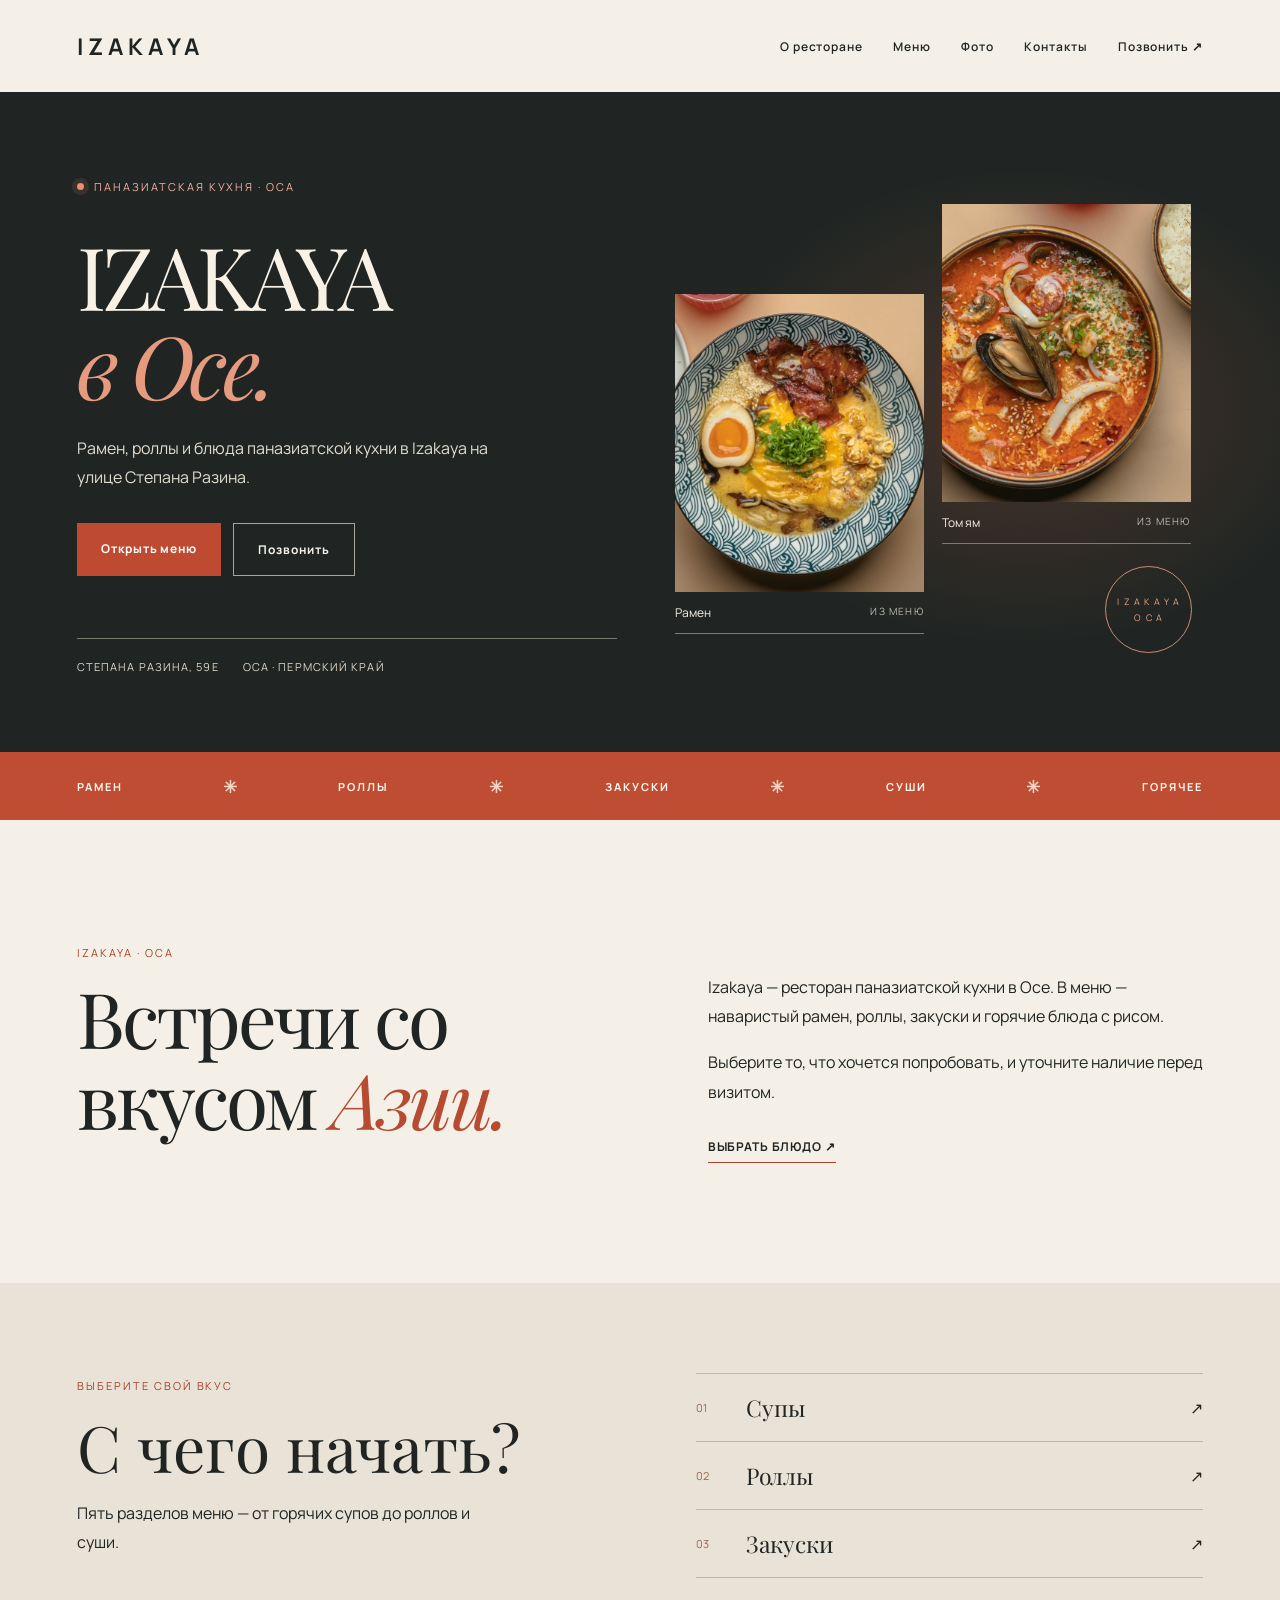
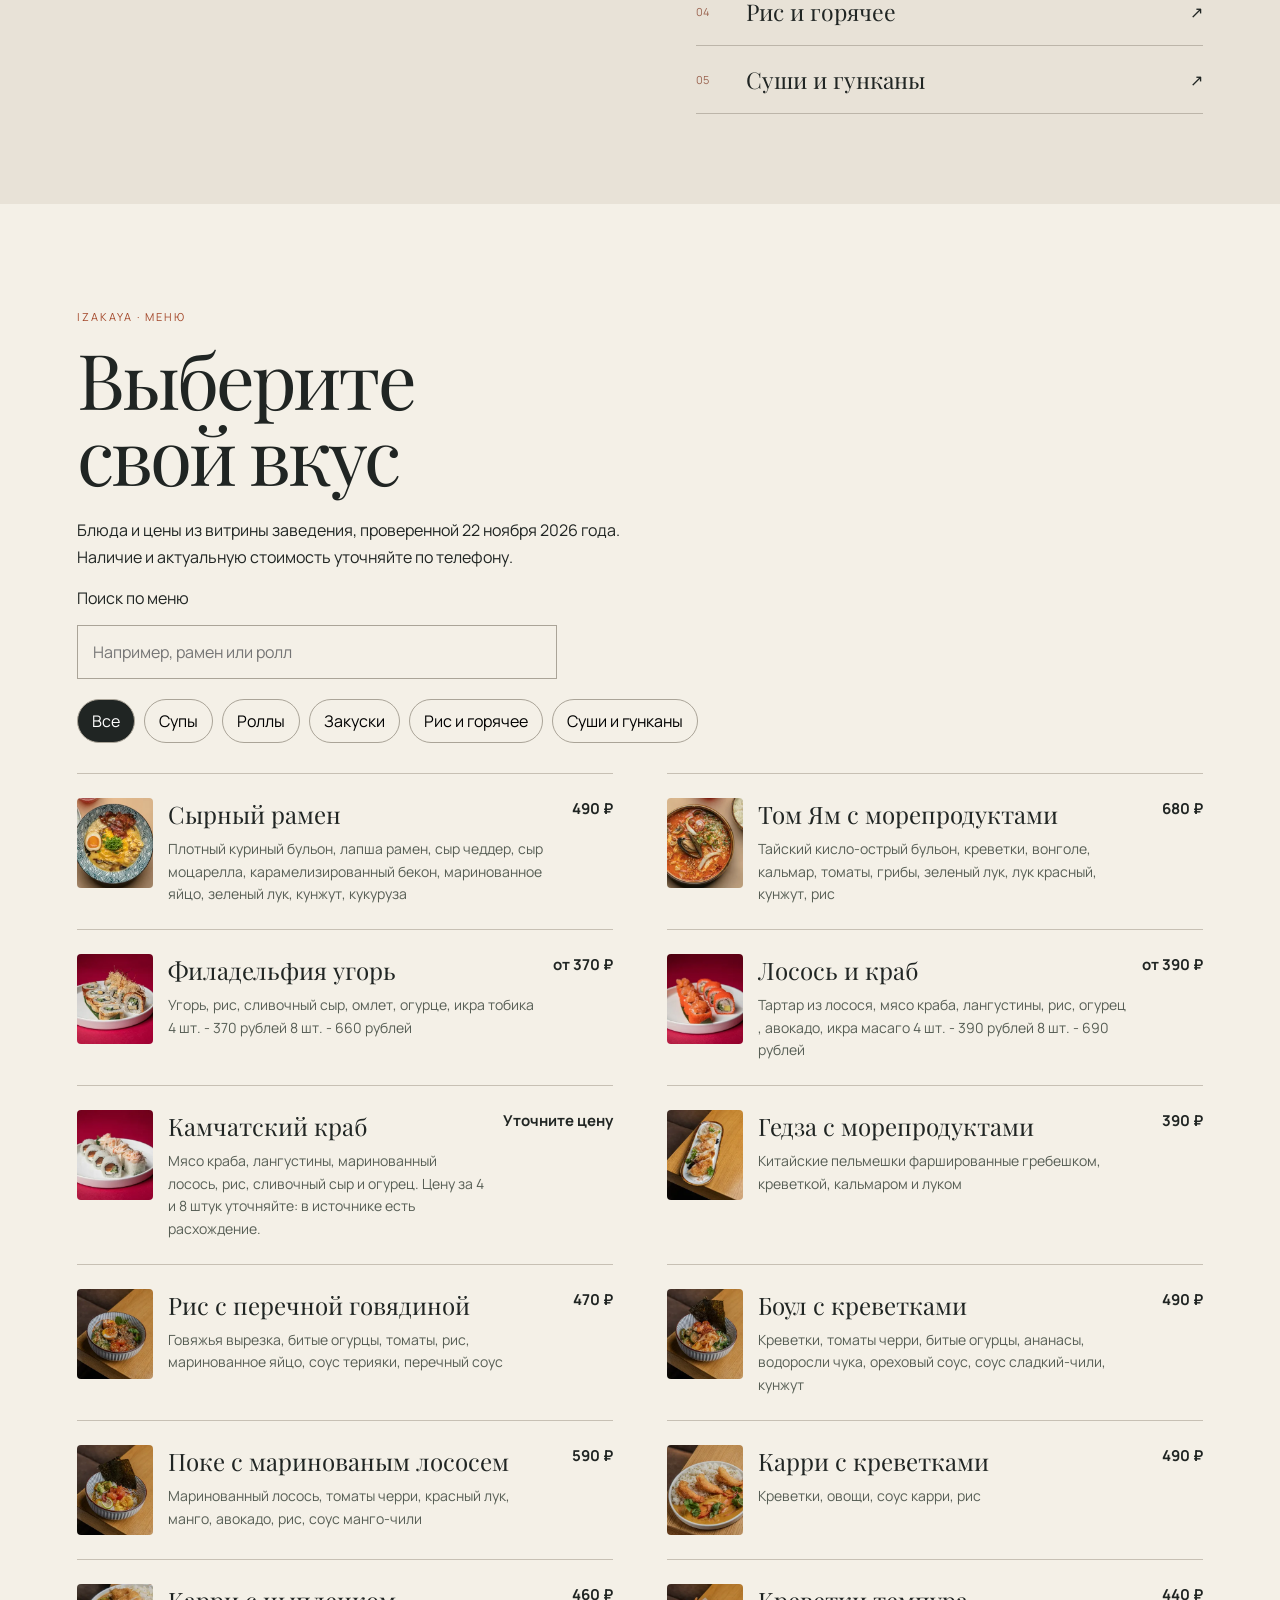
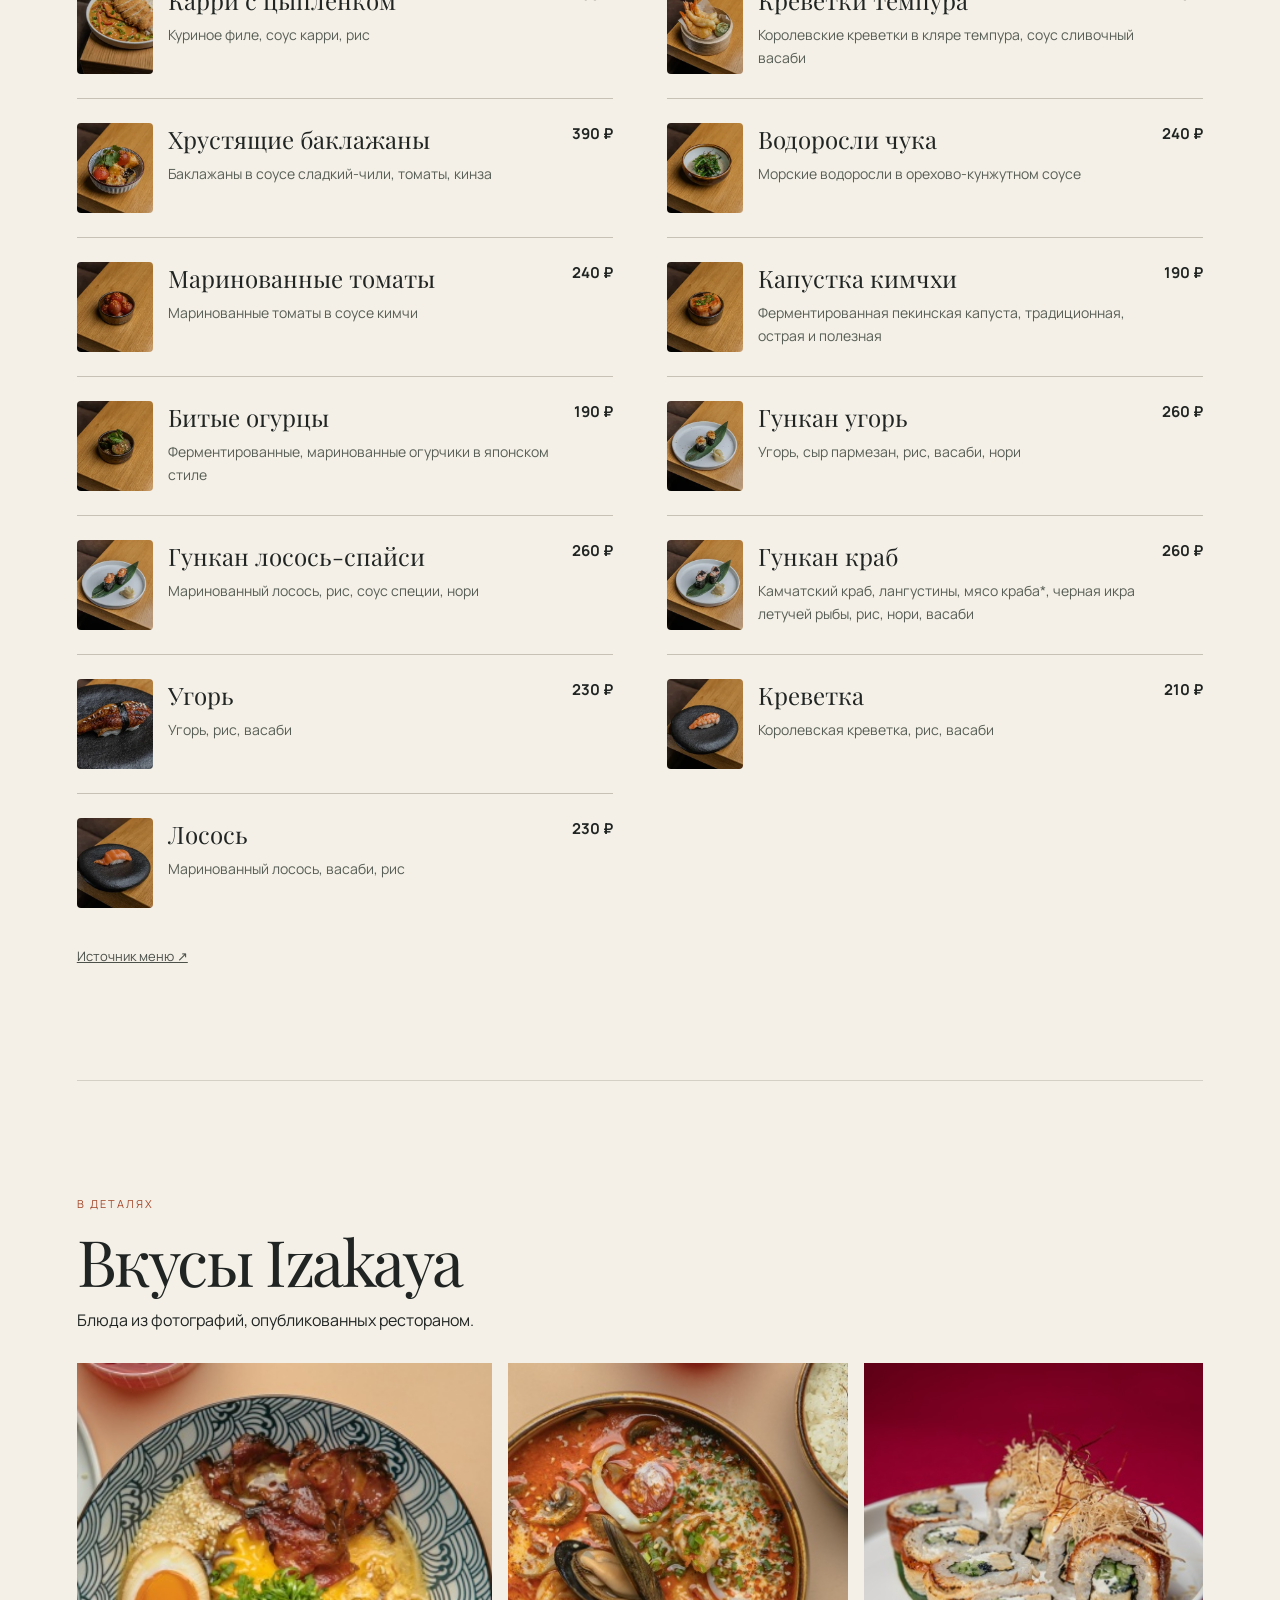
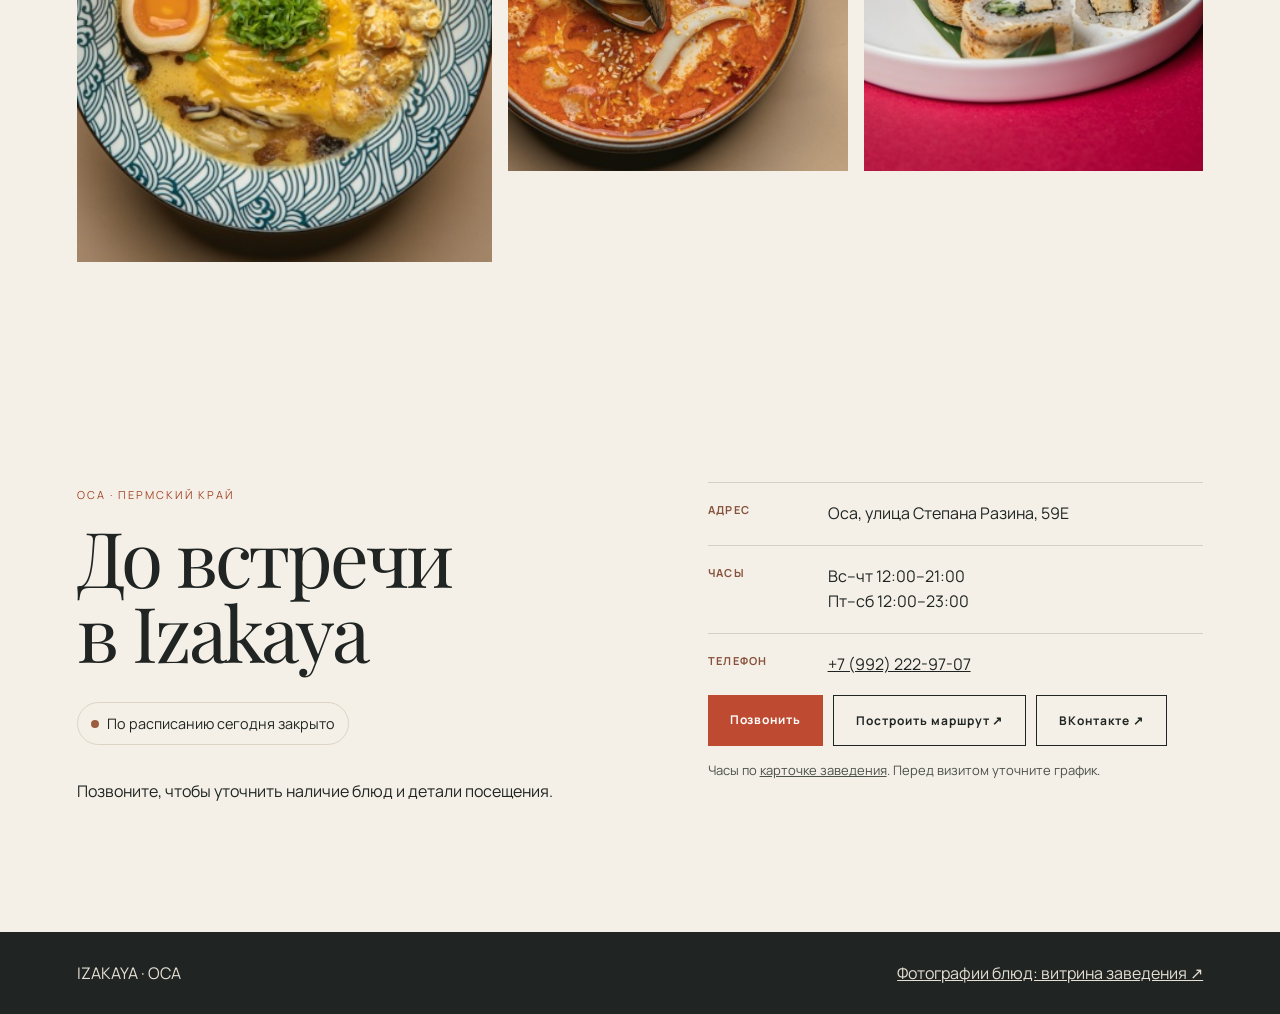
<file: index.html>
<!doctype html><html lang="ru"><head><meta charset="utf-8"><meta name="viewport" content="width=device-width,initial-scale=1"><meta name="theme-color" content="#252a28"><title>Izakaya — паназиатский ресторан в Осе</title><meta name="description" content="Izakaya в Осе: паназиатская кухня, меню, часы работы, адрес и телефон."><link rel="canonical" href="https://grappa159.github.io/perm-izakaya/"><meta property="og:type" content="website"><meta property="og:title" content="Izakaya — Оса"><meta property="og:description" content="Паназиатская кухня, меню и контакты ресторана Izakaya в Осе."><meta property="og:url" content="https://grappa159.github.io/perm-izakaya/"><script type="application/ld+json">{"@context":"https://schema.org","@type":"Restaurant","name":"Izakaya","url":"https://grappa159.github.io/perm-izakaya/","telephone":"+79922229707","address":{"@type":"PostalAddress","streetAddress":"улица Степана Разина, 59Е","addressLocality":"Оса","addressRegion":"Пермский край","addressCountry":"RU"}}</script><style>
:root{--ink:#252a28;--cream:#f4efe6;--orange:#cf6a42;--pale:#d9c9b2;--line:#ddd3c5}*{box-sizing:border-box}html{scroll-behavior:smooth}body{margin:0;background:var(--cream);color:var(--ink);font-family:Arial,sans-serif}a{color:inherit}button,input{font:inherit}.wrap{width:min(1300px,90%);margin:auto}.top{height:86px;display:flex;align-items:center;justify-content:space-between;gap:20px}.brand{font-size:26px;letter-spacing:.16em;font-weight:700;text-decoration:none}.nav{display:flex;gap:28px;align-items:center}.nav a{font-size:12px;text-decoration:none;letter-spacing:.08em}.nav a:hover{color:var(--orange)}.menu-btn{display:none;background:none;border:1px solid #8c8880;padding:10px;color:inherit}.hero{background:var(--ink);color:var(--cream);padding:70px 0;overflow:hidden}.hero-grid{display:grid;grid-template-columns:1.1fr .9fr;gap:6%;align-items:center}.kicker{font-size:11px;letter-spacing:.18em;text-transform:uppercase;color:#e9a77f}.hero h1{font:400 clamp(72px,10vw,145px)/.84 Georgia,serif;letter-spacing:-.06em;margin:25px 0}.hero h1 em{color:#e9a77f;font-weight:400}.hero p{line-height:1.75;color:#ded8ce;max-width:430px}.button{display:inline-block;padding:16px 22px;text-decoration:none;background:var(--orange);color:#fff;font-size:12px;font-weight:700;letter-spacing:.08em;transition:transform .2s}.button:hover{transform:translateY(-3px)}.hero-img{display:grid;grid-template-columns:1fr 1fr;gap:10px;align-items:end}.hero-img img{width:100%;height:auto;aspect-ratio:4/5;object-fit:cover}.hero-img img:nth-child(2){margin-bottom:38px}.intro{padding:85px 0;display:grid;grid-template-columns:1fr 1fr;gap:10%}.intro h2,.catalog h2,.visit h2{font:400 clamp(44px,6vw,80px)/.98 Georgia,serif;letter-spacing:-.04em;margin:15px 0 25px}.intro p,.visit p{line-height:1.8;max-width:560px}.catalog{padding:80px 0;background:#e7dfd2}.catalog-lede{max-width:690px;line-height:1.7}.search{padding:15px;border:1px solid #777c74;width:min(100%,480px);background:#fff;color:#252a28;font-size:16px}.filters{display:flex;gap:9px;flex-wrap:wrap;margin:20px 0 30px}.filters button{background:none;border:1px solid #888d81;padding:10px 14px;border-radius:99px;cursor:pointer}.filters button[aria-pressed="true"],.filters button:hover{background:var(--ink);color:#fff}.items{display:grid;grid-template-columns:repeat(2,minmax(0,1fr));gap:0 42px}.item{padding:20px 0;border-top:1px solid #bdb5a9;display:flex;justify-content:space-between;gap:15px}.item h3{font:400 24px Georgia,serif;margin:0}.item p{font-size:13px;line-height:1.6;color:#575e55;margin:8px 0 0}.item strong{white-space:nowrap;font-size:15px}.catalog [hidden]{display:none!important}.menu-note{font-size:13px;line-height:1.7;color:#4c514a}.visit{padding:85px 0}.visit-grid{display:grid;grid-template-columns:1fr 1fr;gap:8%}.fact{border-top:1px solid var(--line);padding:18px 0;display:grid;grid-template-columns:110px 1fr;gap:10px;line-height:1.6}.fact strong{font-size:11px;text-transform:uppercase;letter-spacing:.12em;color:#87523d}.links{display:flex;gap:10px;flex-wrap:wrap}.outline{background:transparent;color:var(--ink);border:1px solid var(--ink)}footer{background:var(--ink);color:#e6dfd3;padding:30px 0}footer .wrap{display:flex;justify-content:space-between;gap:20px;flex-wrap:wrap}footer a{color:inherit}a:focus-visible,button:focus-visible,input:focus-visible{outline:3px solid #c75c35;outline-offset:3px}@media(max-width:760px){.menu-btn{display:block}.nav{display:none;position:absolute;top:76px;left:0;right:0;background:var(--cream);padding:22px 5%;flex-direction:column;align-items:flex-start;z-index:5}.nav.open{display:flex}.hero-grid,.intro,.visit-grid{grid-template-columns:1fr}.hero-grid{gap:35px}.hero{padding:50px 0}.hero-img img:nth-child(2){margin-bottom:20px}.intro{gap:12px}.items{grid-template-columns:1fr}.fact{grid-template-columns:90px 1fr}}@media(prefers-reduced-motion:reduce){html{scroll-behavior:auto}*,*:before,*:after{animation-duration:.01ms!important;animation-iteration-count:1!important;transition-duration:.01ms!important;scroll-behavior:auto!important}}
</style><!-- venue visual refinement --><style>.hero{background:radial-gradient(ellipse at 83% 12%,rgba(154,67,43,.25),transparent 40%),linear-gradient(135deg,#25221f,#161b1b 65%,#302321)}.hero-img img{transition:transform .45s ease,filter .45s ease}.hero-img img:hover{transform:translateY(-5px);filter:saturate(1.08)}@media(prefers-reduced-motion:reduce){.daily-item,.row,.hero-img,.hero-img img{transition:none!important;transform:none!important}}</style><link rel="stylesheet" href="features.css"><link rel="stylesheet" href="fonts.css"><link rel="stylesheet" href="redesign.css"></head><body><header class="top wrap"><a class="brand" href="#home" aria-label="Izakaya на главную">IZAKAYA</a><button class="menu-btn" aria-expanded="false" aria-controls="main-nav">Меню</button><nav id="main-nav" class="nav" aria-label="Навигация"><a href="#about">О ресторане</a><a href="#menu">Меню</a><a href="#gallery">Фото</a><a href="#visit">Контакты</a><a href="tel:+79922229707">Позвонить ↗</a></nav></header><main id="home"><section class="hero"><div class="wrap hero-grid"><div class="hero-copy"><p class="hero-overline"><span class="pulse-dot" aria-hidden="true"></span> Паназиатская кухня · Оса</p><h1>IZAKAYA<br><em>в Осе.</em></h1><p class="hero-lead">Рамен, роллы и блюда паназиатской кухни в Izakaya на улице Степана Разина.</p><div class="hero-actions"><a class="button" href="#menu">Открыть меню</a><a class="button hero-call" href="tel:+79922229707">Позвонить</a></div><div class="hero-meta"><span>Степана Разина, 59Е</span><span>Оса · Пермский край</span></div></div><div class="hero-art" aria-label="Блюда ресторана Izakaya"><figure class="hero-photo hero-photo-main"><img src="dish-1.jpg" width="333" height="400" fetchpriority="high" alt="Сырный рамен Izakaya"><figcaption>Рамен <span>из меню</span></figcaption></figure><figure class="hero-photo hero-photo-second"><img src="dish-2.jpg" width="333" height="400" alt="Том ям с морепродуктами Izakaya"><figcaption>Том ям <span>из меню</span></figcaption></figure><span class="hero-seal" aria-hidden="true">I Z A K A Y A<br>О С А</span></div></div></section><div class="flavor-strip" aria-label="Блюда меню"><div class="wrap"><span>РАМЕН</span><i>✳</i><span>РОЛЛЫ</span><i>✳</i><span>ЗАКУСКИ</span><i>✳</i><span>СУШИ</span><i>✳</i><span>ГОРЯЧЕЕ</span></div></div><section id="about" class="wrap intro"><div><span class="kicker">IZAKAYA · ОСА</span><h2>Встречи со вкусом <em>Азии.</em></h2></div><div class="intro-copy"><p>Izakaya — ресторан паназиатской кухни в Осе. В меню — наваристый рамен, роллы, закуски и горячие блюда с рисом.</p><p>Выберите то, что хочется попробовать, и уточните наличие перед визитом.</p><a class="text-link" href="#menu">Выбрать блюдо <span aria-hidden="true">↗</span></a></div></section><section class="menu-guide"><div class="wrap guide-inner"><div><span class="kicker">ВЫБЕРИТЕ СВОЙ ВКУС</span><h2>С чего начать?</h2><p>Пять разделов меню — от горячих супов до роллов и суши.</p></div><div class="guide-links"><a href="#menu" data-category="Супы"><span>01</span><strong>Супы</strong><b aria-hidden="true">↗</b></a><a href="#menu" data-category="Роллы"><span>02</span><strong>Роллы</strong><b aria-hidden="true">↗</b></a><a href="#menu" data-category="Закуски"><span>03</span><strong>Закуски</strong><b aria-hidden="true">↗</b></a><a href="#menu" data-category="Рис и горячее"><span>04</span><strong>Рис и горячее</strong><b aria-hidden="true">↗</b></a><a href="#menu" data-category="Суши и гунканы"><span>05</span><strong>Суши и гунканы</strong><b aria-hidden="true">↗</b></a></div></div></section><section class="catalog" id="menu"><div class="wrap"><span class="kicker" style="color:#a4492c">Izakaya · меню</span><h2>Выберите<br>свой вкус</h2><p class="catalog-lede">Блюда и цены из витрины заведения, проверенной 22 ноября 2026 года. Наличие и актуальную стоимость уточняйте по телефону.</p><label for="menu-search">Поиск по меню</label><p><input id="menu-search" class="search" type="search" placeholder="Например, рамен или ролл" autocomplete="off"></p><div id="filters" class="filters" role="group" aria-label="Категории меню"></div><div id="items" class="items" aria-live="polite"></div><p id="menu-state" class="menu-note" role="status">Загружаем меню…</p><noscript><p>Для просмотра меню включите JavaScript или откройте <a href="https://vk.ru/market-211583305">витрину ресторана</a>.</p></noscript><p class="menu-note"><a href="https://vk.ru/market-211583305">Источник меню ↗</a></p></div></section><section class="wrap gallery" id="gallery"><span class="kicker" style="color:#a4492c">В деталях</span><h2>Вкусы Izakaya</h2><p>Блюда из фотографий, опубликованных рестораном.</p><div class="gallery-grid"><button class="gallery-item" type="button" aria-label="Увеличить фотографию сырного рамена"><img src="dish-1.jpg" width="333" height="400" loading="lazy" alt="Сырный рамен Izakaya"></button><button class="gallery-item" type="button" aria-label="Увеличить фотографию том яма"><img src="dish-2.jpg" width="333" height="400" loading="lazy" alt="Том ям с морепродуктами Izakaya"></button><button class="gallery-item" type="button" aria-label="Увеличить фотографию роллов"><img src="dish-3.jpg" width="333" height="400" loading="lazy" alt="Роллы Izakaya"></button></div></section><section class="wrap visit" id="visit"><div class="visit-grid"><div><span class="kicker" style="color:#a4492c">Оса · Пермский край</span><h2>До встречи<br>в Izakaya</h2><p class="hours-status" id="hours-status" role="status">Часы работы уточняйте по телефону</p><p>Позвоните, чтобы уточнить наличие блюд и детали посещения.</p></div><div><div class="fact"><strong>Адрес</strong><span>Оса, улица Степана Разина, 59Е</span></div><div class="fact"><strong>Часы</strong><span>Вс–чт 12:00–21:00<br>Пт–сб 12:00–23:00</span></div><div class="fact"><strong>Телефон</strong><a href="tel:+79922229707">+7 (992) 222-97-07</a></div><div class="links"><a class="button" href="tel:+79922229707">Позвонить</a><a class="button outline" href="https://yandex.ru/maps/?text=Оса%2C%20улица%20Степана%20Разина%2C%2059Е">Построить маршрут ↗</a><a class="button outline" href="https://vk.ru/club211583305">ВКонтакте ↗</a></div><p class="menu-note">Часы по <a href="https://vk.ru/club211583305">карточке заведения</a>. Перед визитом уточните график.</p></div></div></section></main><footer><div class="wrap"><span>IZAKAYA · ОСА</span><a href="https://vk.ru/market-211583305">Фотографии блюд: витрина заведения ↗</a></div></footer><script>
(()=>{const b=document.querySelector('.menu-btn'),n=document.getElementById('main-nav');b.addEventListener('click',()=>{const open=b.getAttribute('aria-expanded')!=='true';b.setAttribute('aria-expanded',String(open));n.classList.toggle('open',open)});n.querySelectorAll('a').forEach(a=>a.addEventListener('click',()=>{b.setAttribute('aria-expanded','false');n.classList.remove('open')}));})();
(async()=>{const state=document.getElementById('menu-state'),list=document.getElementById('items'),filters=document.getElementById('filters'),search=document.getElementById('menu-search');let selected='Все',items=[];function paint(){const q=search.value.trim().toLocaleLowerCase('ru');list.replaceChildren();let count=0;items.forEach(x=>{if(selected!=='Все'&&x.section!==selected)return;if(q&&!(x.name+' '+x.description).toLocaleLowerCase('ru').includes(q))return;count++;const card=document.createElement('article'),copy=document.createElement('div'),title=document.createElement('h3'),desc=document.createElement('p'),price=document.createElement('strong');card.className='item';
if (/^dishes\/\d+\.webp$/.test(x.photo || '')) {
  const photo = document.createElement('img');
  photo.className = 'dish-thumbnail';
  photo.src = x.photo;
  photo.alt = '';
  photo.width = 76;
  photo.height = 90;
  photo.loading = 'lazy';
  photo.decoding = 'async';
  card.append(photo);
}
title.textContent=x.name;desc.textContent=x.description||'';price.textContent=x.priceLabel;copy.append(title);if(x.description)copy.append(desc);card.append(copy,price);list.append(card)});state.textContent=count?'':'Ничего не найдено. Попробуйте другой запрос.'}try{const response=await fetch('menu.json');if(!response.ok)throw Error('menu unavailable');const data=await response.json();if(!Array.isArray(data.items)||!Array.isArray(data.categories))throw Error('bad menu');items=data.items;['Все',...data.categories].forEach(cat=>{const button=document.createElement('button');button.type='button';button.textContent=cat;button.setAttribute('aria-pressed',String(cat===selected));button.addEventListener('click',()=>{selected=cat;filters.querySelectorAll('button').forEach(el=>el.setAttribute('aria-pressed',String(el===button)));paint()});filters.append(button)});search.addEventListener('input',paint);paint()}catch(e){state.textContent='Меню временно недоступно. Откройте витрину ресторана по ссылке ниже.'}})();
</script><dialog class="lightbox" id="photo-dialog" aria-label="Просмотр фотографии"><button class="lightbox-close" id="photo-dialog-close" type="button">Закрыть</button><figure><img id="photo-dialog-image" alt=""><figcaption id="photo-dialog-caption"></figcaption></figure></dialog><script src="features.js" defer></script><script src="redesign.js" defer></script></body></html>
</file>
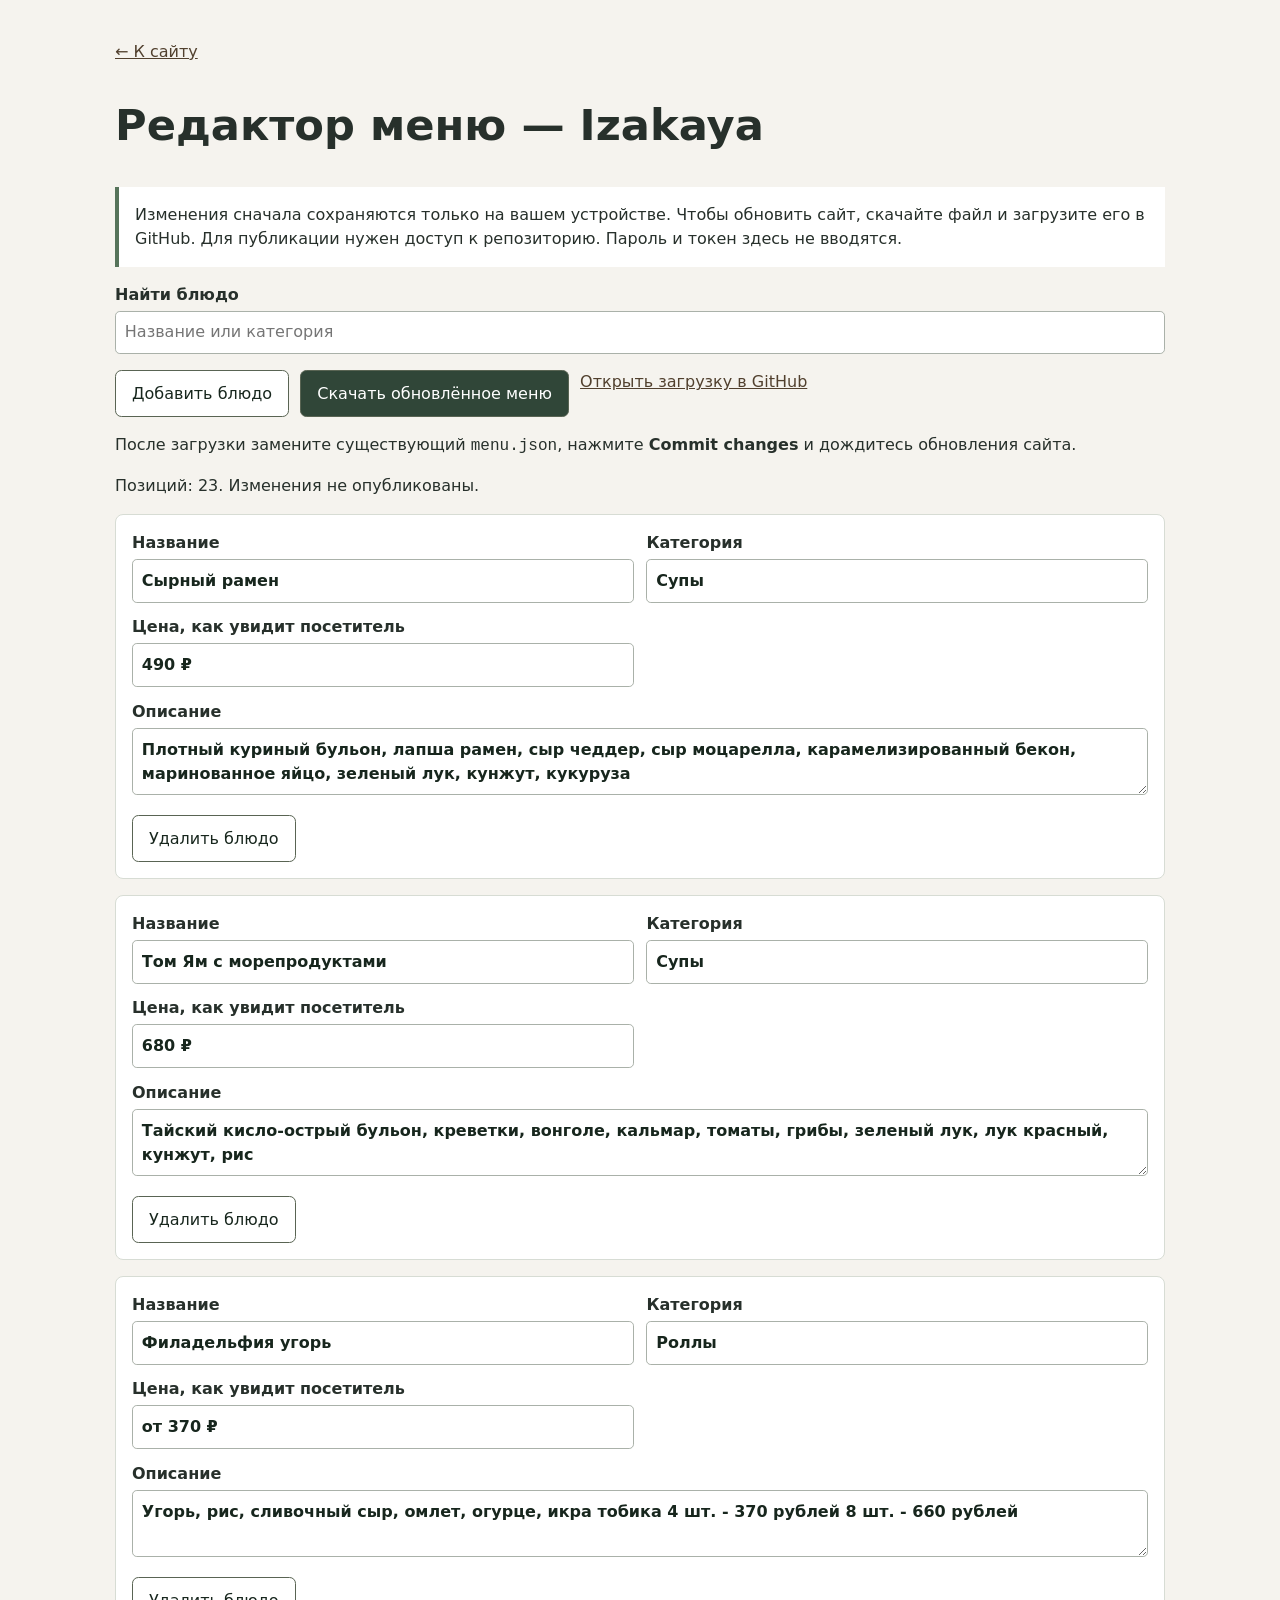
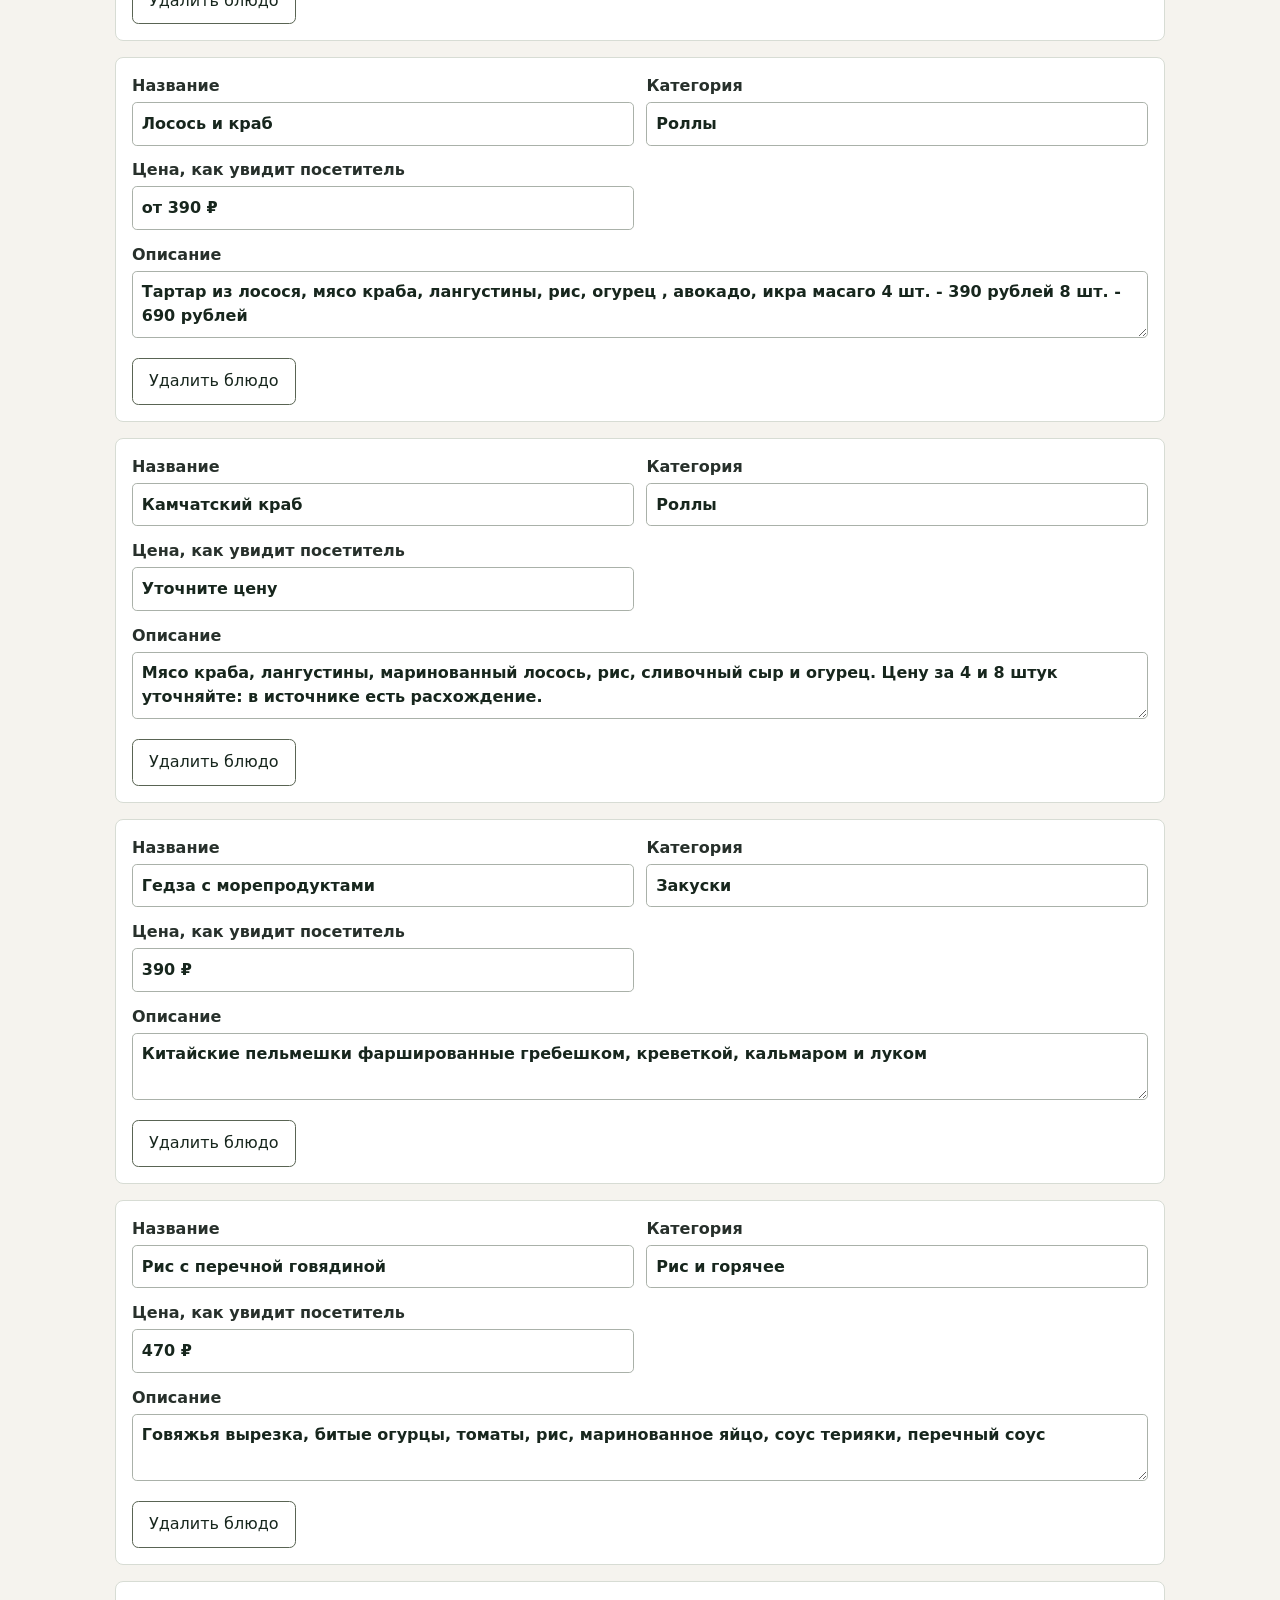
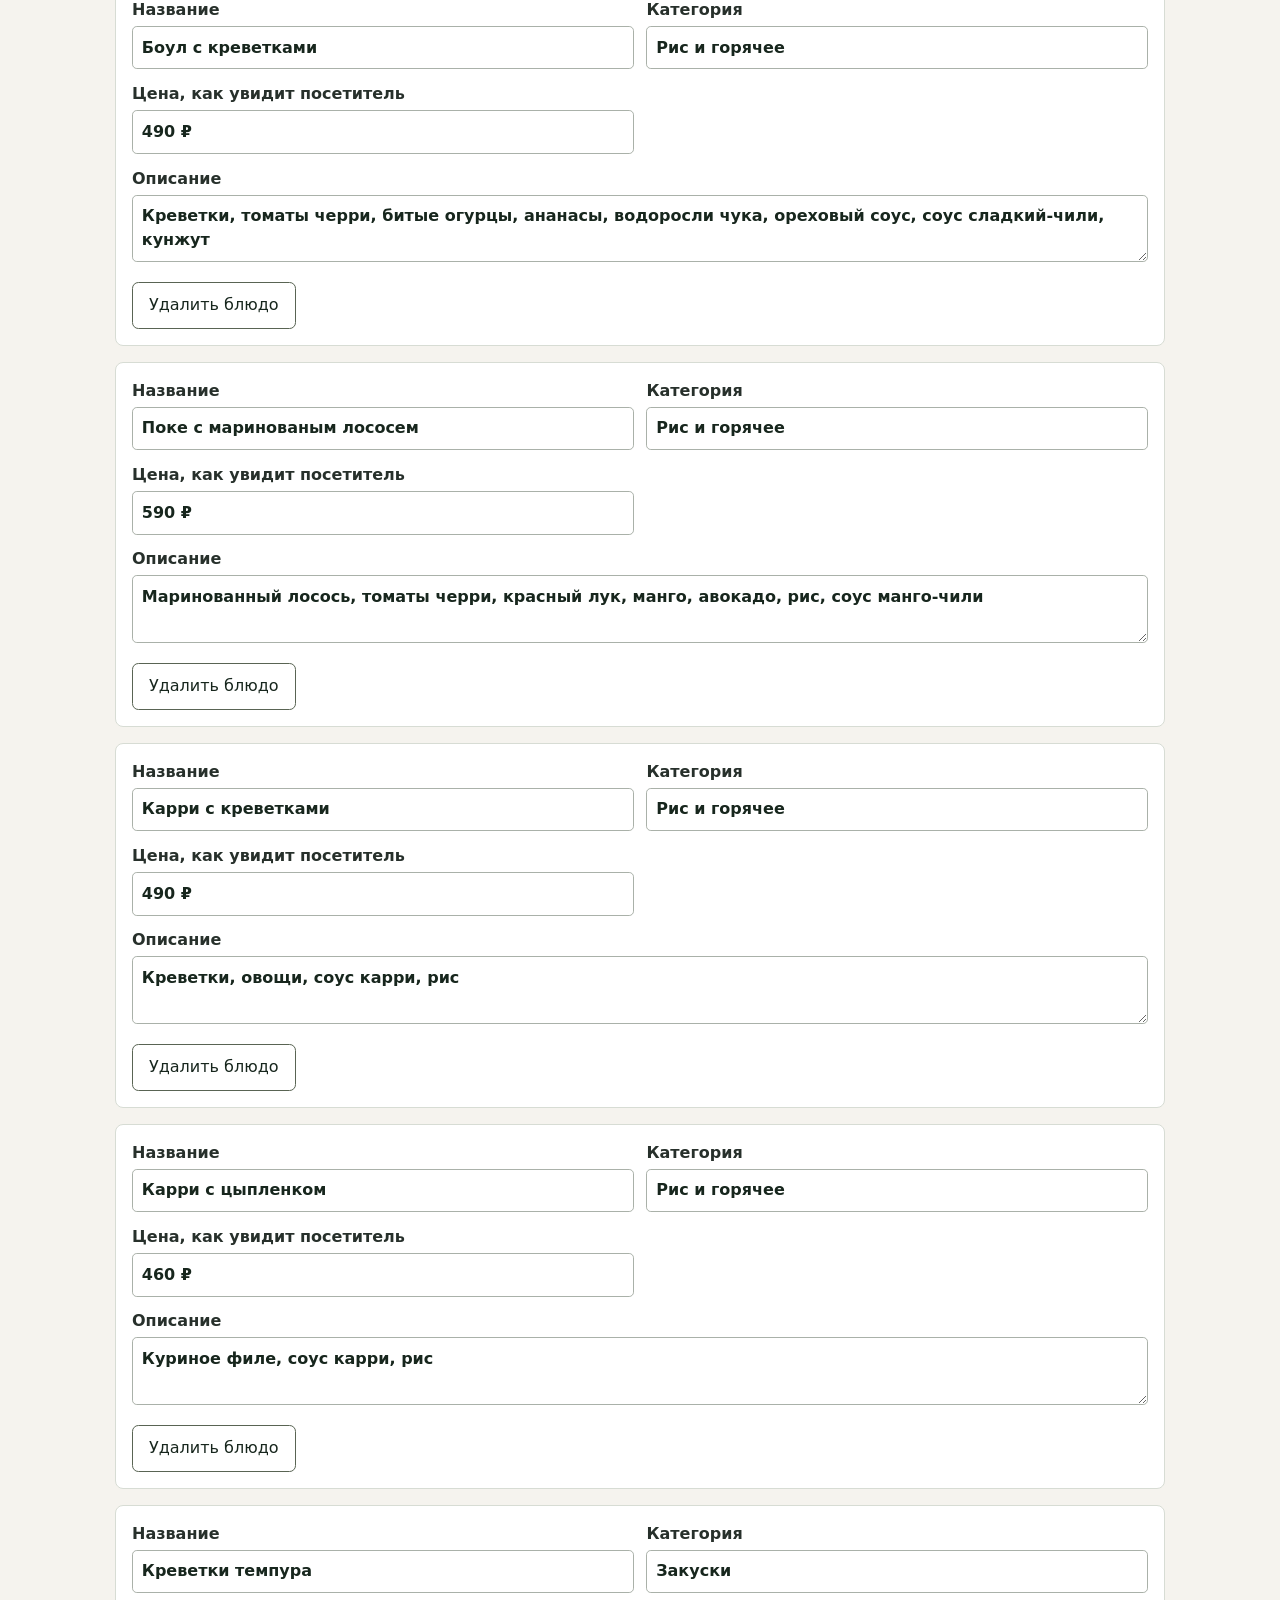
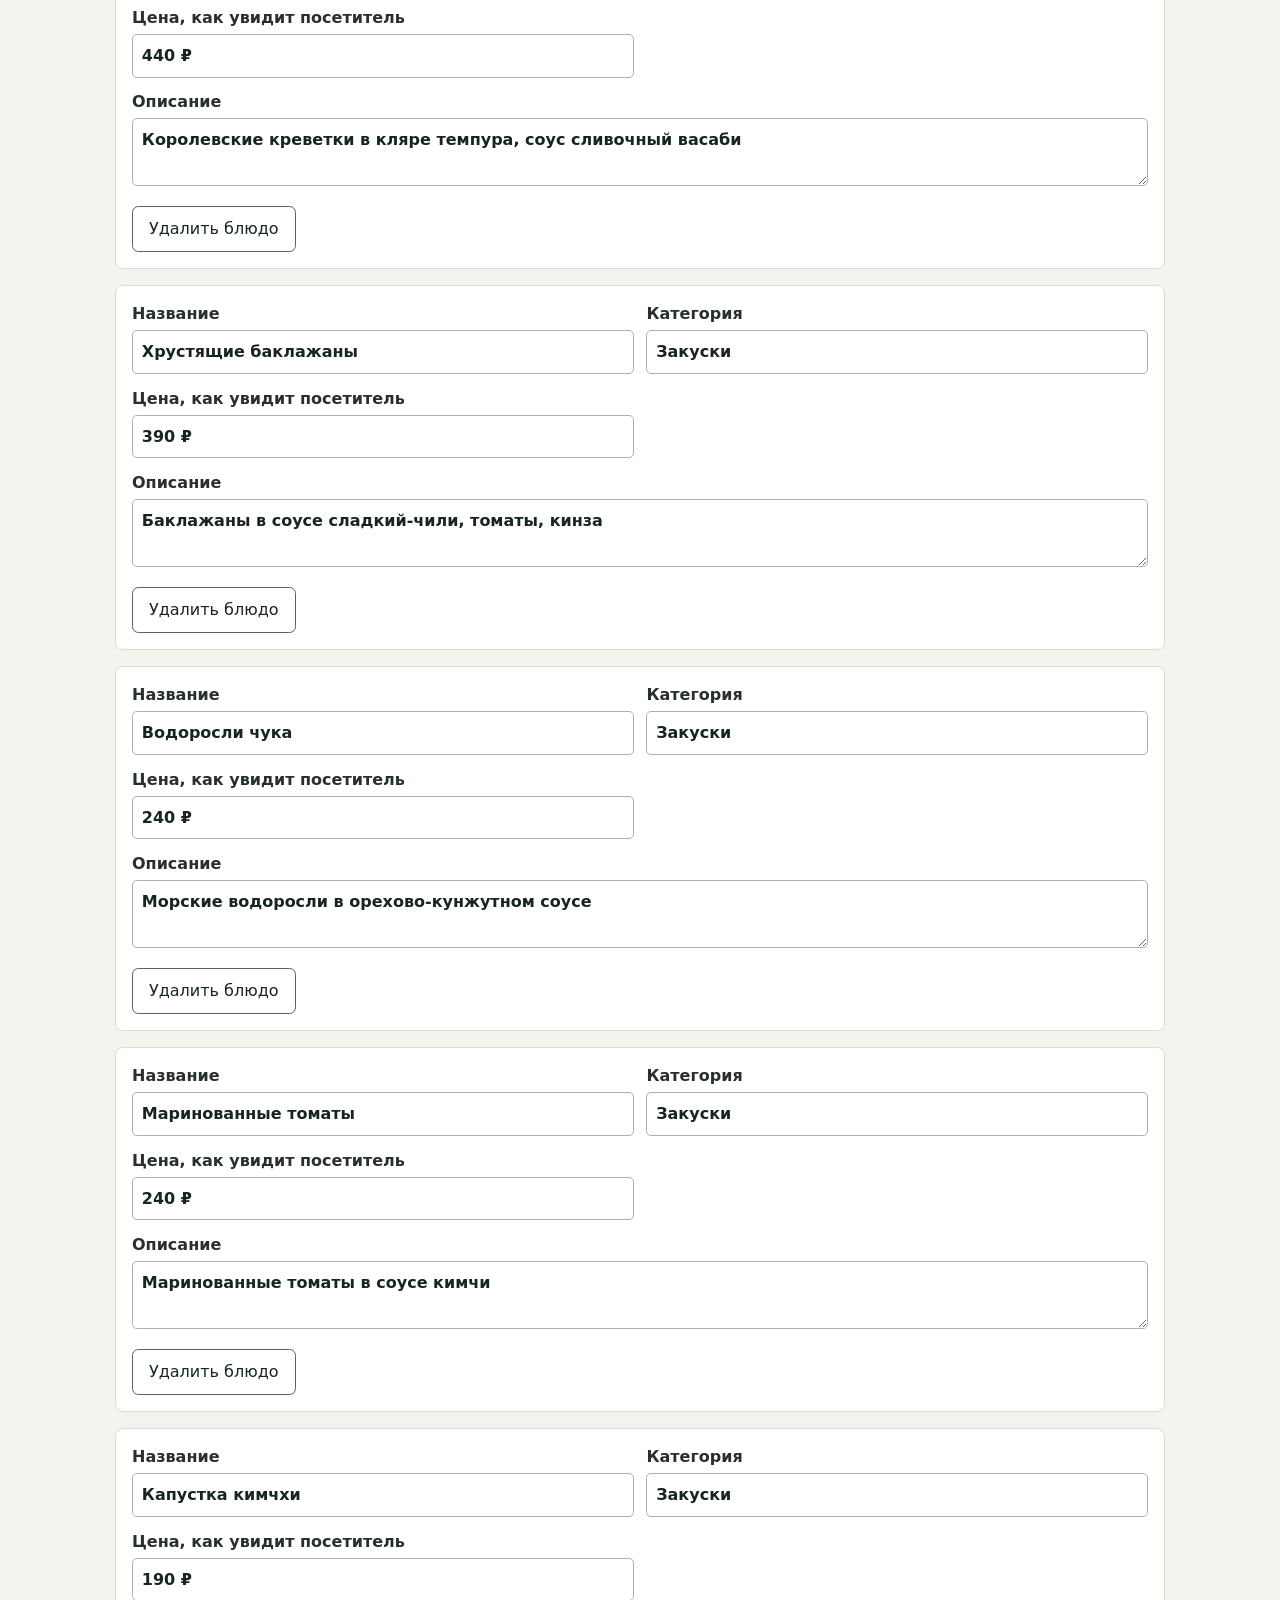
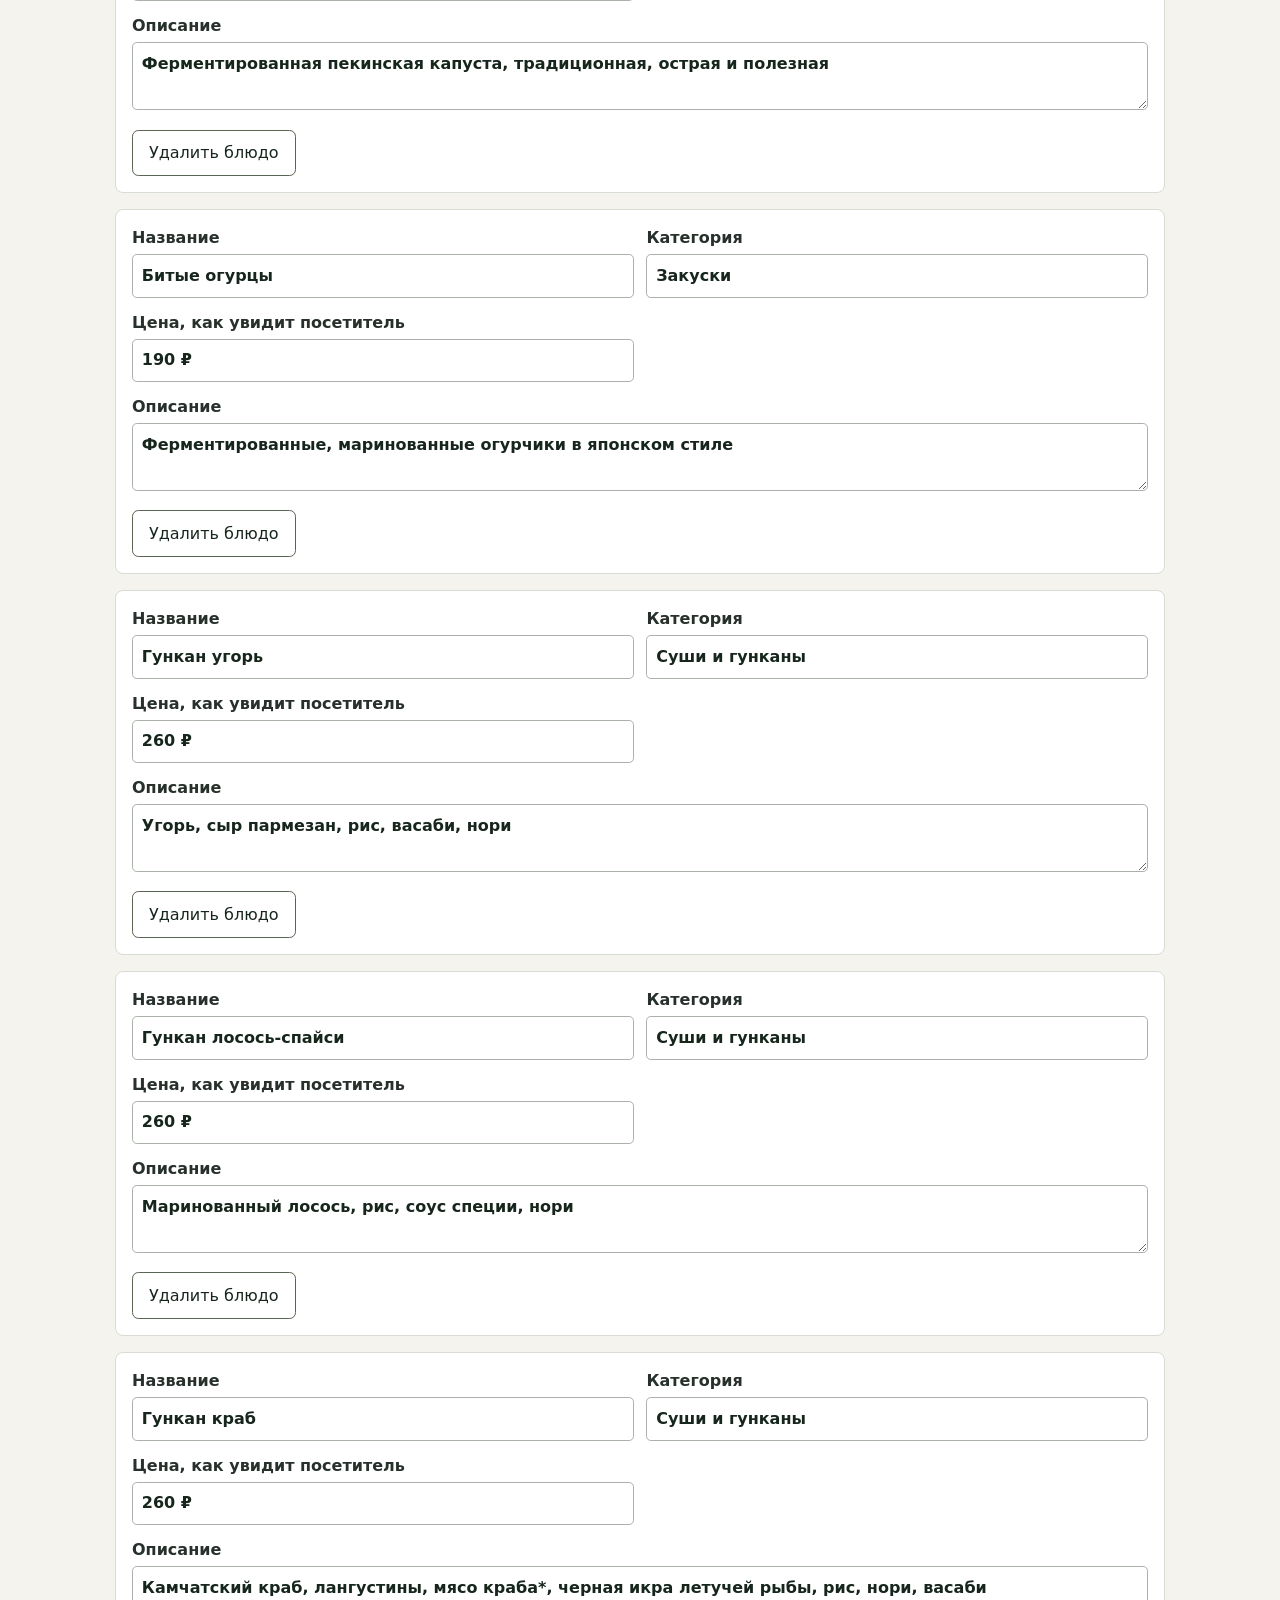
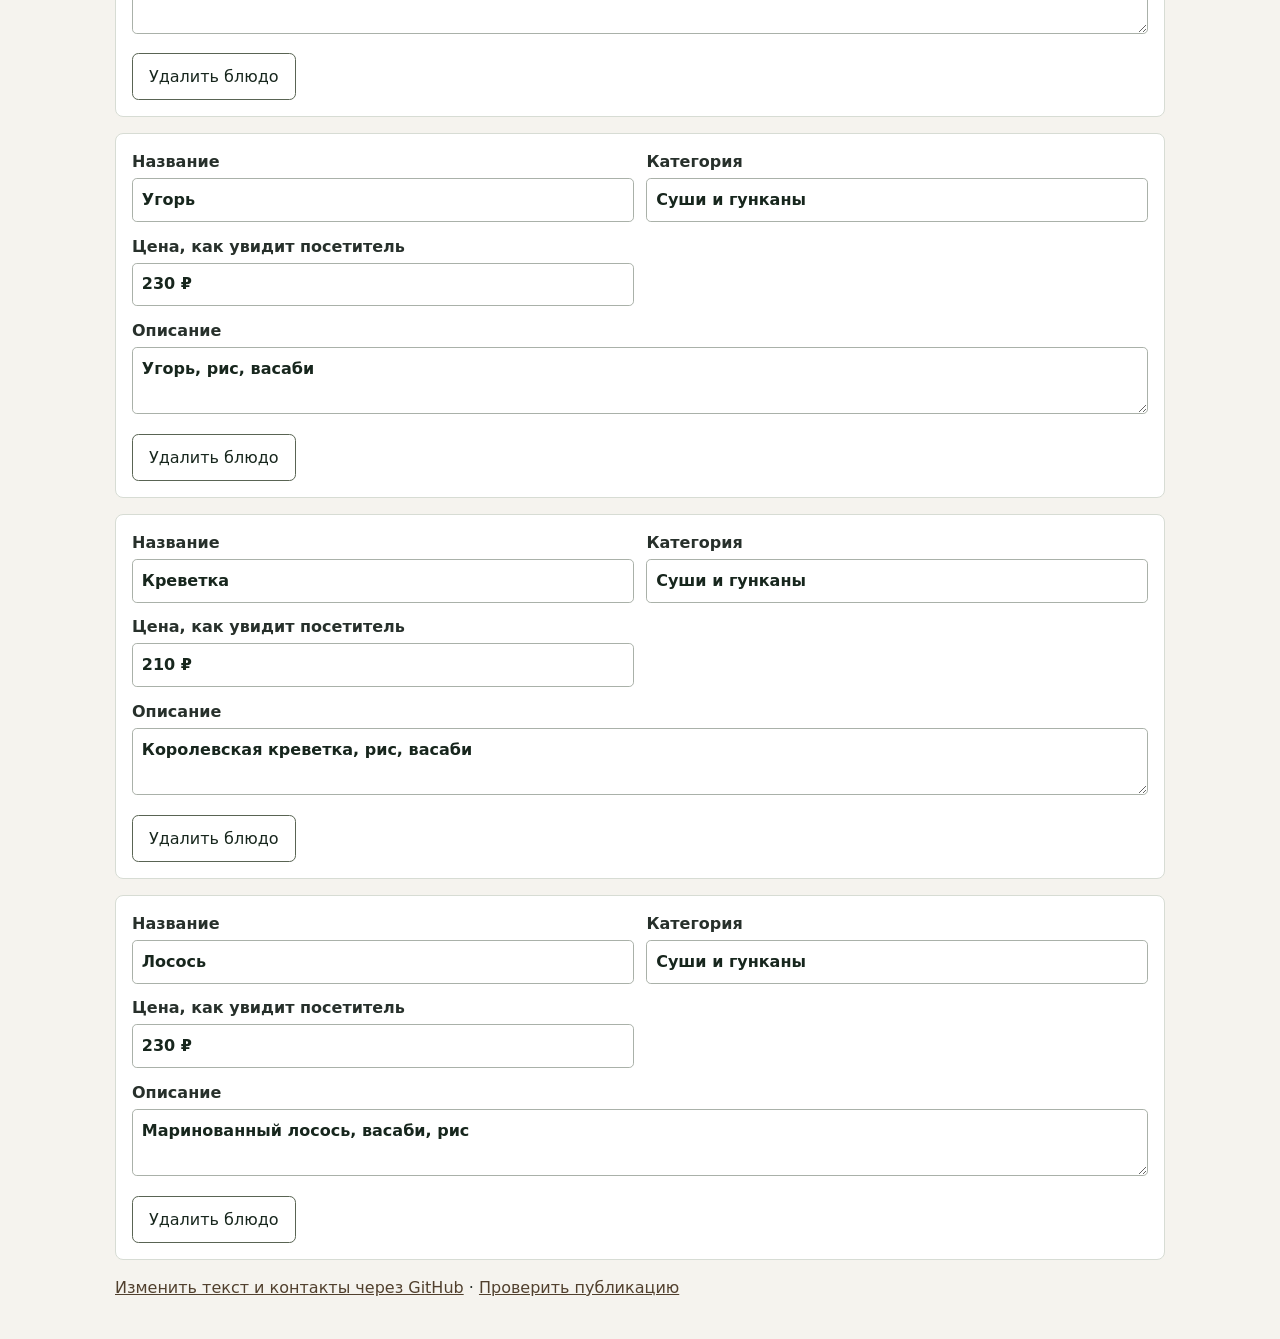
<file: admin/index.html>
<!doctype html>
<html lang="ru"><head><meta charset="utf-8"><meta name="viewport" content="width=device-width,initial-scale=1"><meta name="robots" content="noindex,nofollow"><title>Редактор меню — Izakaya</title>
<style>body{font:16px/1.5 system-ui,sans-serif;color:#27302b;background:#f5f3ee;margin:0}main{max-width:1050px;padding:1.5rem;margin:auto}a{color:#51402e}h1{font-size:clamp(1.8rem,5vw,2.7rem)}button,input,textarea{font:inherit}button{cursor:pointer;padding:.65rem 1rem;border:1px solid #596453;border-radius:.4rem;background:white;color:#17261d}button.primary{background:#304638;color:white}button:hover{filter:brightness(.95)}input,textarea{box-sizing:border-box;width:100%;padding:.55rem;border:1px solid #aab1a9;border-radius:.3rem;background:white;color:#17261d}textarea{min-height:4rem;resize:vertical}label{display:block;font-weight:600}label span{display:block;margin-bottom:.25rem}.actions{display:flex;gap:.7rem;flex-wrap:wrap;margin:1rem 0}.notice{background:white;border-left:4px solid #56735a;padding:1rem}.item{background:white;border:1px solid #d7dcd4;border-radius:.5rem;margin:1rem 0;padding:1rem;display:grid;grid-template-columns:repeat(2,minmax(0,1fr));gap:.8rem}.item .description,.item .remove{grid-column:1/-1}.remove{justify-self:start}.status{min-height:1.5rem}a:focus-visible,button:focus-visible,input:focus-visible,textarea:focus-visible{outline:3px solid #c77720;outline-offset:2px}@media(max-width:600px){.item{grid-template-columns:1fr}.item .description,.item .remove{grid-column:auto}}</style></head>
<body><main><p><a href="../">← К сайту</a></p><h1>Редактор меню — Izakaya</h1><p class="notice">Изменения сначала сохраняются только на вашем устройстве. Чтобы обновить сайт, скачайте файл и загрузите его в GitHub. Для публикации нужен доступ к репозиторию. Пароль и токен здесь не вводятся.</p><p><label for="search"><span>Найти блюдо</span></label><input id="search" type="search" placeholder="Название или категория"></p><div class="actions"><button id="add" type="button">Добавить блюдо</button><button id="download" class="primary" type="button" disabled>Скачать обновлённое меню</button><a href="https://github.com/grappa159/perm-izakaya/upload/main" target="_blank" rel="noopener noreferrer">Открыть загрузку в GitHub</a></div><p>После загрузки замените существующий <code>menu.json</code>, нажмите <strong>Commit changes</strong> и дождитесь обновления сайта.</p><p id="status" class="status" role="status" aria-live="polite">Загружаем меню…</p><div id="items"></div><p><a href="https://github.com/grappa159/perm-izakaya/edit/main/index.html">Изменить текст и контакты через GitHub</a> · <a href="https://github.com/grappa159/perm-izakaya/actions">Проверить публикацию</a></p></main>
<script>
(()=>{'use strict';const list=document.getElementById('items'),status=document.getElementById('status'),download=document.getElementById('download'),search=document.getElementById('search');let data=null;const updateStatus=()=>{status.textContent=`Позиций: ${data.items.length}. Изменения не опубликованы.`};
function field(label,key,item,type='input'){const wrapper=document.createElement('label'),caption=document.createElement('span'),input=document.createElement(type);caption.textContent=label;input.value=item[key]??'';input.addEventListener('input',()=>{item[key]=input.value;if(key==='priceLabel'&&Object.hasOwn(item,'price')){const match=input.value.match(/\d+(?:[.,]\d+)?/);item.price=match?Number(match[0].replace(',','.')):null}updateStatus()});wrapper.append(caption,input);if(key==='description')wrapper.className='description';return wrapper}
function render(){list.replaceChildren();const query=search.value.trim().toLocaleLowerCase('ru');data.items.forEach((item,index)=>{if(query&&!(item.name+' '+item.section).toLocaleLowerCase('ru').includes(query))return;const card=document.createElement('article');card.className='item';card.append(field('Название','name',item),field('Категория','section',item),field('Цена, как увидит посетитель','priceLabel',item),field('Описание','description',item,'textarea'));const remove=document.createElement('button');remove.type='button';remove.className='remove';remove.textContent='Удалить блюдо';remove.addEventListener('click',()=>{if(confirm('Удалить «'+item.name+'» из подготовленного меню?')){data.items.splice(index,1);render();updateStatus()}});card.append(remove);list.append(card)});updateStatus()}
document.getElementById('add').addEventListener('click',()=>{if(!data)return;search.value='';data.items.push({name:'Новое блюдо',section:'Другое',priceLabel:'Уточните цену',description:''});render();list.lastElementChild.querySelector('input').focus()});search.addEventListener('input',()=>{if(data)render()});download.addEventListener('click',()=>{if(!data)return;const invalid=data.items.some(x=>!x.name.trim()||!x.section.trim()||!x.priceLabel.trim());if(invalid){status.textContent='Заполните название, категорию и цену каждого блюда.';return}data.categories=[...new Set(data.items.map(x=>x.section.trim()))];data.items.forEach(x=>{x.name=x.name.trim();x.section=x.section.trim();x.priceLabel=x.priceLabel.trim()});data.updated=new Date().toISOString().slice(0,10);const url=URL.createObjectURL(new Blob([JSON.stringify(data,null,2)+'\n'],{type:'application/json'})),link=document.createElement('a');link.href=url;link.download='menu.json';link.click();setTimeout(()=>URL.revokeObjectURL(url),1000);status.textContent='Файл скачан. Загрузите его в GitHub, чтобы опубликовать изменения.'});fetch('../menu.json',{cache:'no-store'}).then(r=>{if(!r.ok)throw Error();return r.json()}).then(value=>{if(!Array.isArray(value.items))throw Error();data=value;download.disabled=false;render()}).catch(()=>{status.textContent='Не удалось загрузить меню. Обновите страницу или откройте файл через GitHub.'})})();
</script></body></html>
</file>
<file: features.css>
.hours-status{display:inline-flex;align-items:center;gap:.55rem;margin:.5rem 0 1rem;padding:.45rem .8rem;border:1px solid #ddd3c5;border-radius:99px;font-size:.9rem}.hours-status::before{content:"";width:.5rem;height:.5rem;border-radius:50%;background:#9a5d3e}.hours-status[data-open="true"]::before{background:#528368}.gallery{padding:4.5rem 0;border-top:1px solid var(--line)}.gallery h2{font:400 clamp(2.2rem,5vw,4.5rem)/1 Georgia,serif;letter-spacing:-.04em;margin:1rem 0}.gallery-grid{display:grid;grid-template-columns:1.1fr .9fr .9fr;gap:1rem;margin-top:2rem}.gallery-item{border:0;padding:0;background:#e7ddd0;overflow:hidden;cursor:zoom-in;aspect-ratio:4/5}.gallery-item img{width:100%;height:100%;object-fit:cover;display:block;transition:transform .5s cubic-bezier(.2,.7,.2,1),filter .5s}.gallery-item:hover img{transform:scale(1.045);filter:saturate(1.08)}.gallery-item:focus-visible,.lightbox-close:focus-visible{outline:3px solid #cf6a42;outline-offset:4px}.lightbox{border:0;padding:1rem;background:#24221f;color:white;max-width:min(94vw,1000px);max-height:94vh}.lightbox::backdrop{background:rgba(20,20,19,.88)}.lightbox img{display:block;max-width:100%;max-height:78vh;margin:auto;object-fit:contain}.lightbox figcaption{margin-top:.6rem}.lightbox figure{margin:0}.lightbox-close{display:block;margin:0 0 .75rem auto;border:1px solid #d8c5b9;background:transparent;color:white;padding:.5rem .9rem;cursor:pointer}.feature-reveal{opacity:0;transform:translateY(15px);transition:opacity .6s ease,transform .6s ease}.feature-reveal.is-visible{opacity:1;transform:none}@media(max-width:600px){.gallery{padding:3.5rem 0}.gallery-grid{grid-template-columns:1fr 1fr;gap:.6rem}.gallery-item:first-child{grid-column:1/-1;aspect-ratio:16/10}}@media(prefers-reduced-motion:reduce){.gallery-item img,.feature-reveal{transition:none!important;transform:none!important;opacity:1!important}}
</file>
<file: fonts.css>
@font-face {
  font-family: 'Manrope';
  font-style: normal;
  font-weight: 400;
  font-display: swap;
  src: url(fonts/font-1.woff2) format('woff2');
  unicode-range: U+0460-052F, U+1C80-1C8A, U+20B4, U+2DE0-2DFF, U+A640-A69F, U+FE2E-FE2F;
}
@font-face {
  font-family: 'Manrope';
  font-style: normal;
  font-weight: 400;
  font-display: swap;
  src: url(fonts/font-2.woff2) format('woff2');
  unicode-range: U+0301, U+0400-045F, U+0490-0491, U+04B0-04B1, U+2116;
}
@font-face {
  font-family: 'Manrope';
  font-style: normal;
  font-weight: 400;
  font-display: swap;
  src: url(fonts/font-3.woff2) format('woff2');
  unicode-range: U+0100-02BA, U+02BD-02C5, U+02C7-02CC, U+02CE-02D7, U+02DD-02FF, U+0304, U+0308, U+0329, U+1D00-1DBF, U+1E00-1E9F, U+1EF2-1EFF, U+2020, U+20A0-20AB, U+20AD-20C4, U+2113, U+2C60-2C7F, U+A720-A7FF;
}
@font-face {
  font-family: 'Manrope';
  font-style: normal;
  font-weight: 400;
  font-display: swap;
  src: url(fonts/font-4.woff2) format('woff2');
  unicode-range: U+0000-00FF, U+0131, U+0152-0153, U+02BB-02BC, U+02C6, U+02DA, U+02DC, U+0304, U+0308, U+0329, U+2000-206F, U+20AC, U+2122, U+2191, U+2193, U+2212, U+2215, U+FEFF, U+FFFD;
}
@font-face {
  font-family: 'Manrope';
  font-style: normal;
  font-weight: 500;
  font-display: swap;
  src: url(fonts/font-1.woff2) format('woff2');
  unicode-range: U+0460-052F, U+1C80-1C8A, U+20B4, U+2DE0-2DFF, U+A640-A69F, U+FE2E-FE2F;
}
@font-face {
  font-family: 'Manrope';
  font-style: normal;
  font-weight: 500;
  font-display: swap;
  src: url(fonts/font-2.woff2) format('woff2');
  unicode-range: U+0301, U+0400-045F, U+0490-0491, U+04B0-04B1, U+2116;
}
@font-face {
  font-family: 'Manrope';
  font-style: normal;
  font-weight: 500;
  font-display: swap;
  src: url(fonts/font-3.woff2) format('woff2');
  unicode-range: U+0100-02BA, U+02BD-02C5, U+02C7-02CC, U+02CE-02D7, U+02DD-02FF, U+0304, U+0308, U+0329, U+1D00-1DBF, U+1E00-1E9F, U+1EF2-1EFF, U+2020, U+20A0-20AB, U+20AD-20C4, U+2113, U+2C60-2C7F, U+A720-A7FF;
}
@font-face {
  font-family: 'Manrope';
  font-style: normal;
  font-weight: 500;
  font-display: swap;
  src: url(fonts/font-4.woff2) format('woff2');
  unicode-range: U+0000-00FF, U+0131, U+0152-0153, U+02BB-02BC, U+02C6, U+02DA, U+02DC, U+0304, U+0308, U+0329, U+2000-206F, U+20AC, U+2122, U+2191, U+2193, U+2212, U+2215, U+FEFF, U+FFFD;
}
@font-face {
  font-family: 'Manrope';
  font-style: normal;
  font-weight: 600;
  font-display: swap;
  src: url(fonts/font-1.woff2) format('woff2');
  unicode-range: U+0460-052F, U+1C80-1C8A, U+20B4, U+2DE0-2DFF, U+A640-A69F, U+FE2E-FE2F;
}
@font-face {
  font-family: 'Manrope';
  font-style: normal;
  font-weight: 600;
  font-display: swap;
  src: url(fonts/font-2.woff2) format('woff2');
  unicode-range: U+0301, U+0400-045F, U+0490-0491, U+04B0-04B1, U+2116;
}
@font-face {
  font-family: 'Manrope';
  font-style: normal;
  font-weight: 600;
  font-display: swap;
  src: url(fonts/font-3.woff2) format('woff2');
  unicode-range: U+0100-02BA, U+02BD-02C5, U+02C7-02CC, U+02CE-02D7, U+02DD-02FF, U+0304, U+0308, U+0329, U+1D00-1DBF, U+1E00-1E9F, U+1EF2-1EFF, U+2020, U+20A0-20AB, U+20AD-20C4, U+2113, U+2C60-2C7F, U+A720-A7FF;
}
@font-face {
  font-family: 'Manrope';
  font-style: normal;
  font-weight: 600;
  font-display: swap;
  src: url(fonts/font-4.woff2) format('woff2');
  unicode-range: U+0000-00FF, U+0131, U+0152-0153, U+02BB-02BC, U+02C6, U+02DA, U+02DC, U+0304, U+0308, U+0329, U+2000-206F, U+20AC, U+2122, U+2191, U+2193, U+2212, U+2215, U+FEFF, U+FFFD;
}
@font-face {
  font-family: 'Manrope';
  font-style: normal;
  font-weight: 700;
  font-display: swap;
  src: url(fonts/font-1.woff2) format('woff2');
  unicode-range: U+0460-052F, U+1C80-1C8A, U+20B4, U+2DE0-2DFF, U+A640-A69F, U+FE2E-FE2F;
}
@font-face {
  font-family: 'Manrope';
  font-style: normal;
  font-weight: 700;
  font-display: swap;
  src: url(fonts/font-2.woff2) format('woff2');
  unicode-range: U+0301, U+0400-045F, U+0490-0491, U+04B0-04B1, U+2116;
}
@font-face {
  font-family: 'Manrope';
  font-style: normal;
  font-weight: 700;
  font-display: swap;
  src: url(fonts/font-3.woff2) format('woff2');
  unicode-range: U+0100-02BA, U+02BD-02C5, U+02C7-02CC, U+02CE-02D7, U+02DD-02FF, U+0304, U+0308, U+0329, U+1D00-1DBF, U+1E00-1E9F, U+1EF2-1EFF, U+2020, U+20A0-20AB, U+20AD-20C4, U+2113, U+2C60-2C7F, U+A720-A7FF;
}
@font-face {
  font-family: 'Manrope';
  font-style: normal;
  font-weight: 700;
  font-display: swap;
  src: url(fonts/font-4.woff2) format('woff2');
  unicode-range: U+0000-00FF, U+0131, U+0152-0153, U+02BB-02BC, U+02C6, U+02DA, U+02DC, U+0304, U+0308, U+0329, U+2000-206F, U+20AC, U+2122, U+2191, U+2193, U+2212, U+2215, U+FEFF, U+FFFD;
}
@font-face {
  font-family: 'Playfair Display';
  font-style: italic;
  font-weight: 400;
  font-display: swap;
  src: url(fonts/font-5.woff2) format('woff2');
  unicode-range: U+0301, U+0400-045F, U+0490-0491, U+04B0-04B1, U+2116;
}
@font-face {
  font-family: 'Playfair Display';
  font-style: italic;
  font-weight: 400;
  font-display: swap;
  src: url(fonts/font-6.woff2) format('woff2');
  unicode-range: U+0100-02BA, U+02BD-02C5, U+02C7-02CC, U+02CE-02D7, U+02DD-02FF, U+0304, U+0308, U+0329, U+1D00-1DBF, U+1E00-1E9F, U+1EF2-1EFF, U+2020, U+20A0-20AB, U+20AD-20C4, U+2113, U+2C60-2C7F, U+A720-A7FF;
}
@font-face {
  font-family: 'Playfair Display';
  font-style: italic;
  font-weight: 400;
  font-display: swap;
  src: url(fonts/font-7.woff2) format('woff2');
  unicode-range: U+0000-00FF, U+0131, U+0152-0153, U+02BB-02BC, U+02C6, U+02DA, U+02DC, U+0304, U+0308, U+0329, U+2000-206F, U+20AC, U+2122, U+2191, U+2193, U+2212, U+2215, U+FEFF, U+FFFD;
}
@font-face {
  font-family: 'Playfair Display';
  font-style: normal;
  font-weight: 400;
  font-display: swap;
  src: url(fonts/font-8.woff2) format('woff2');
  unicode-range: U+0301, U+0400-045F, U+0490-0491, U+04B0-04B1, U+2116;
}
@font-face {
  font-family: 'Playfair Display';
  font-style: normal;
  font-weight: 400;
  font-display: swap;
  src: url(fonts/font-9.woff2) format('woff2');
  unicode-range: U+0100-02BA, U+02BD-02C5, U+02C7-02CC, U+02CE-02D7, U+02DD-02FF, U+0304, U+0308, U+0329, U+1D00-1DBF, U+1E00-1E9F, U+1EF2-1EFF, U+2020, U+20A0-20AB, U+20AD-20C4, U+2113, U+2C60-2C7F, U+A720-A7FF;
}
@font-face {
  font-family: 'Playfair Display';
  font-style: normal;
  font-weight: 400;
  font-display: swap;
  src: url(fonts/font-10.woff2) format('woff2');
  unicode-range: U+0000-00FF, U+0131, U+0152-0153, U+02BB-02BC, U+02C6, U+02DA, U+02DC, U+0304, U+0308, U+0329, U+2000-206F, U+20AC, U+2122, U+2191, U+2193, U+2212, U+2215, U+FEFF, U+FFFD;
}
@font-face {
  font-family: 'Playfair Display';
  font-style: normal;
  font-weight: 600;
  font-display: swap;
  src: url(fonts/font-8.woff2) format('woff2');
  unicode-range: U+0301, U+0400-045F, U+0490-0491, U+04B0-04B1, U+2116;
}
@font-face {
  font-family: 'Playfair Display';
  font-style: normal;
  font-weight: 600;
  font-display: swap;
  src: url(fonts/font-9.woff2) format('woff2');
  unicode-range: U+0100-02BA, U+02BD-02C5, U+02C7-02CC, U+02CE-02D7, U+02DD-02FF, U+0304, U+0308, U+0329, U+1D00-1DBF, U+1E00-1E9F, U+1EF2-1EFF, U+2020, U+20A0-20AB, U+20AD-20C4, U+2113, U+2C60-2C7F, U+A720-A7FF;
}
@font-face {
  font-family: 'Playfair Display';
  font-style: normal;
  font-weight: 600;
  font-display: swap;
  src: url(fonts/font-10.woff2) format('woff2');
  unicode-range: U+0000-00FF, U+0131, U+0152-0153, U+02BB-02BC, U+02C6, U+02DA, U+02DC, U+0304, U+0308, U+0329, U+2000-206F, U+20AC, U+2122, U+2191, U+2193, U+2212, U+2215, U+FEFF, U+FFFD;
}
body{font-family:Manrope,Arial,sans-serif}.hero h1,.intro h2,.catalog h2,.visit h2,.gallery h2{font-family:"Playfair Display",Georgia,serif}.hero h1 em{font-style:italic}
</file>
<file: redesign.css>
:root{--ink:#202523;--cream:#f4f0e7;--orange:#be4b31;--line:#d5d0c5}body{background:#f4f0e7;color:var(--ink)}.wrap{width:min(1330px,88%)}.top{height:92px}.brand{font-weight:700;font-size:23px;letter-spacing:.22em}.nav{gap:30px}.nav a{font-size:12px;font-weight:600}.menu-btn{font-size:13px}.hero{padding:0;background:#202523;color:#f8f1e6}.hero-grid{min-height:660px;grid-template-columns:1fr 1fr;gap:4%;position:relative}.hero-copy{padding:68px 0 72px;position:relative;z-index:1}.hero-overline{color:#f0b2a0!important;font-size:11px;letter-spacing:.18em;text-transform:uppercase;display:flex;align-items:center;gap:10px}.pulse-dot{width:7px;height:7px;border-radius:50%;background:#ed8e6f;box-shadow:0 0 0 5px rgba(237,142,111,.12)}.hero h1{font-size:clamp(56px,6.8vw,104px);line-height:1.02;letter-spacing:-.055em;margin:35px 0 25px}.hero h1 em{font-weight:400;color:#e69a7e}.hero-lead{max-width:410px;line-height:1.85!important;font-size:16px;color:#e2dcd1!important}.hero-actions{display:flex;gap:12px;flex-wrap:wrap;margin-top:30px}.hero-actions .button{padding:17px 24px}.hero-call{background:transparent;border:1px solid #aaa69c;color:#f9f4eb}.hero-meta{display:flex;gap:24px;flex-wrap:wrap;margin-top:62px;padding-top:20px;border-top:1px solid #777a70;color:#ddd6c9;font-size:11px;letter-spacing:.1em;text-transform:uppercase}.hero-art{min-height:550px;position:relative;display:flex;align-items:center;justify-content:center;gap:18px}.hero-art:before{content:"";position:absolute;inset:4% -15% 0 -5%;background:radial-gradient(ellipse at 60% 45%,rgba(177,91,61,.27),transparent 58%);pointer-events:none}.hero-photo{position:relative;width:min(46%,260px);margin:0}.hero-photo img{width:100%;height:auto;aspect-ratio:333/400;display:block;object-fit:cover}.hero-photo-main{transform:translateY(42px)}.hero-photo-second{transform:translateY(-48px)}.hero-photo figcaption{display:flex;justify-content:space-between;gap:8px;padding:12px 0;border-bottom:1px solid #797d73;font-size:12px}.hero-photo figcaption span{color:#bab9ae;font-size:10px;text-transform:uppercase;letter-spacing:.12em}.hero-seal{position:absolute;right:2%;bottom:8%;width:87px;height:87px;display:grid;place-content:center;text-align:center;border:1px solid #c98c70;border-radius:50%;font-size:9px;line-height:1.7;letter-spacing:.13em;color:#e2a488}.flavor-strip{background:#bf4d33;color:#fff7ed}.flavor-strip .wrap{min-height:68px;display:flex;align-items:center;justify-content:space-between;gap:15px;overflow:auto;white-space:nowrap;font-size:11px;font-weight:700;letter-spacing:.18em}.flavor-strip i{font-style:normal;font-size:17px;opacity:.8}.intro{padding:120px 0;gap:12%}.intro h2,.catalog h2,.visit h2,.menu-guide h2,.gallery h2{font-family:'Playfair Display',Georgia,serif;font-weight:400}.intro h2{max-width:600px;line-height:1.05}.intro h2 em{font-weight:400;color:#b64b32}.intro .kicker,.menu-guide .kicker{color:#a6422a}.intro-copy{align-self:end}.intro-copy p{font-size:16px;line-height:1.85}.text-link{display:inline-block;margin-top:15px;padding-bottom:7px;border-bottom:1px solid #a6422a;text-decoration:none;font-size:12px;font-weight:700;letter-spacing:.08em;text-transform:uppercase}.menu-guide{padding:90px 0;background:#e8e2d7}.guide-inner{display:grid;grid-template-columns:1fr 1fr;gap:10%}.menu-guide h2{font-size:clamp(44px,5vw,70px);line-height:1;margin:20px 0}.menu-guide p{max-width:400px;line-height:1.8}.guide-links a{display:grid;grid-template-columns:42px 1fr auto;gap:8px;align-items:center;padding:18px 0;border-top:1px solid #bcb5a9;text-decoration:none;transition:color .2s,padding .2s}.guide-links a:last-child{border-bottom:1px solid #bcb5a9}.guide-links a:hover{color:#b54530;padding-left:8px}.guide-links span{font-size:11px;color:#9b6450}.guide-links strong{font-family:'Playfair Display',Georgia,serif;font-size:23px;font-weight:400}.guide-links b{font-size:16px;font-weight:400}.catalog{padding:100px 0;background:#f4f0e7}.catalog-lede{max-width:610px}.search{border-color:#aaa498;background:transparent}.filters button{border-color:#aaa498}.items{gap:0 54px}.item{border-color:#c7c0b4;padding:24px 0}.item h3{font-family:'Playfair Display',Georgia,serif}.item p{font-size:14px}.gallery{padding:110px 0}.gallery h2{max-width:650px}.visit{padding:110px 0}.visit-grid{gap:12%}.button{transition:transform .25s,background .25s}.button:hover{background:#923d2b}.outline:hover{color:white}.gallery-item{aspect-ratio:333/400}.gallery-item img{object-fit:cover}@media(max-width:760px){.wrap{width:89%}.top{height:76px}.nav{top:76px}.hero-grid{display:block;min-height:0}.hero-copy{padding:55px 0 20px}.hero h1{font-size:clamp(45px,11vw,75px);line-height:1.04}.hero-meta{margin-top:38px}.hero-art{min-height:0;padding:30px 0 70px;gap:12px;align-items:center}.hero-photo{width:46%}.hero-photo-main{transform:translateY(15px)}.hero-photo-second{transform:translateY(-15px)}.hero-seal{width:65px;height:65px;font-size:7px;bottom:4%}.flavor-strip .wrap{min-height:55px;gap:22px}.intro{padding:75px 0;gap:10px}.guide-inner{grid-template-columns:1fr;gap:25px}.menu-guide,.catalog,.gallery,.visit{padding:70px 0}.gallery-grid{grid-template-columns:1fr 1fr}.gallery-item:first-child{grid-column:1/-1;aspect-ratio:16/11}.item h3{font-size:22px}}@media(prefers-reduced-motion:reduce){html{scroll-behavior:auto}.guide-links a,.button{transition:none!important}}

.item {
  display: grid;
  grid-template-columns: auto minmax(0, 1fr) auto;
  align-items: start;
}
.dish-thumbnail {
  width: 76px;
  height: 90px;
  object-fit: cover;
  border-radius: 4px;
}
.item > div { grid-column: 2; }
.item strong { white-space: normal; text-align: right; max-width: 7rem; }
@media (max-width: 520px), (min-width: 761px) and (max-width: 1100px) {
  .item { grid-template-columns: 64px minmax(0, 1fr); gap: .4rem 1rem; }
  .dish-thumbnail { grid-row: span 2; width: 64px; height: 80px; }
  .item strong { grid-column: 2; text-align: left; max-width: none; }
}
</file>
